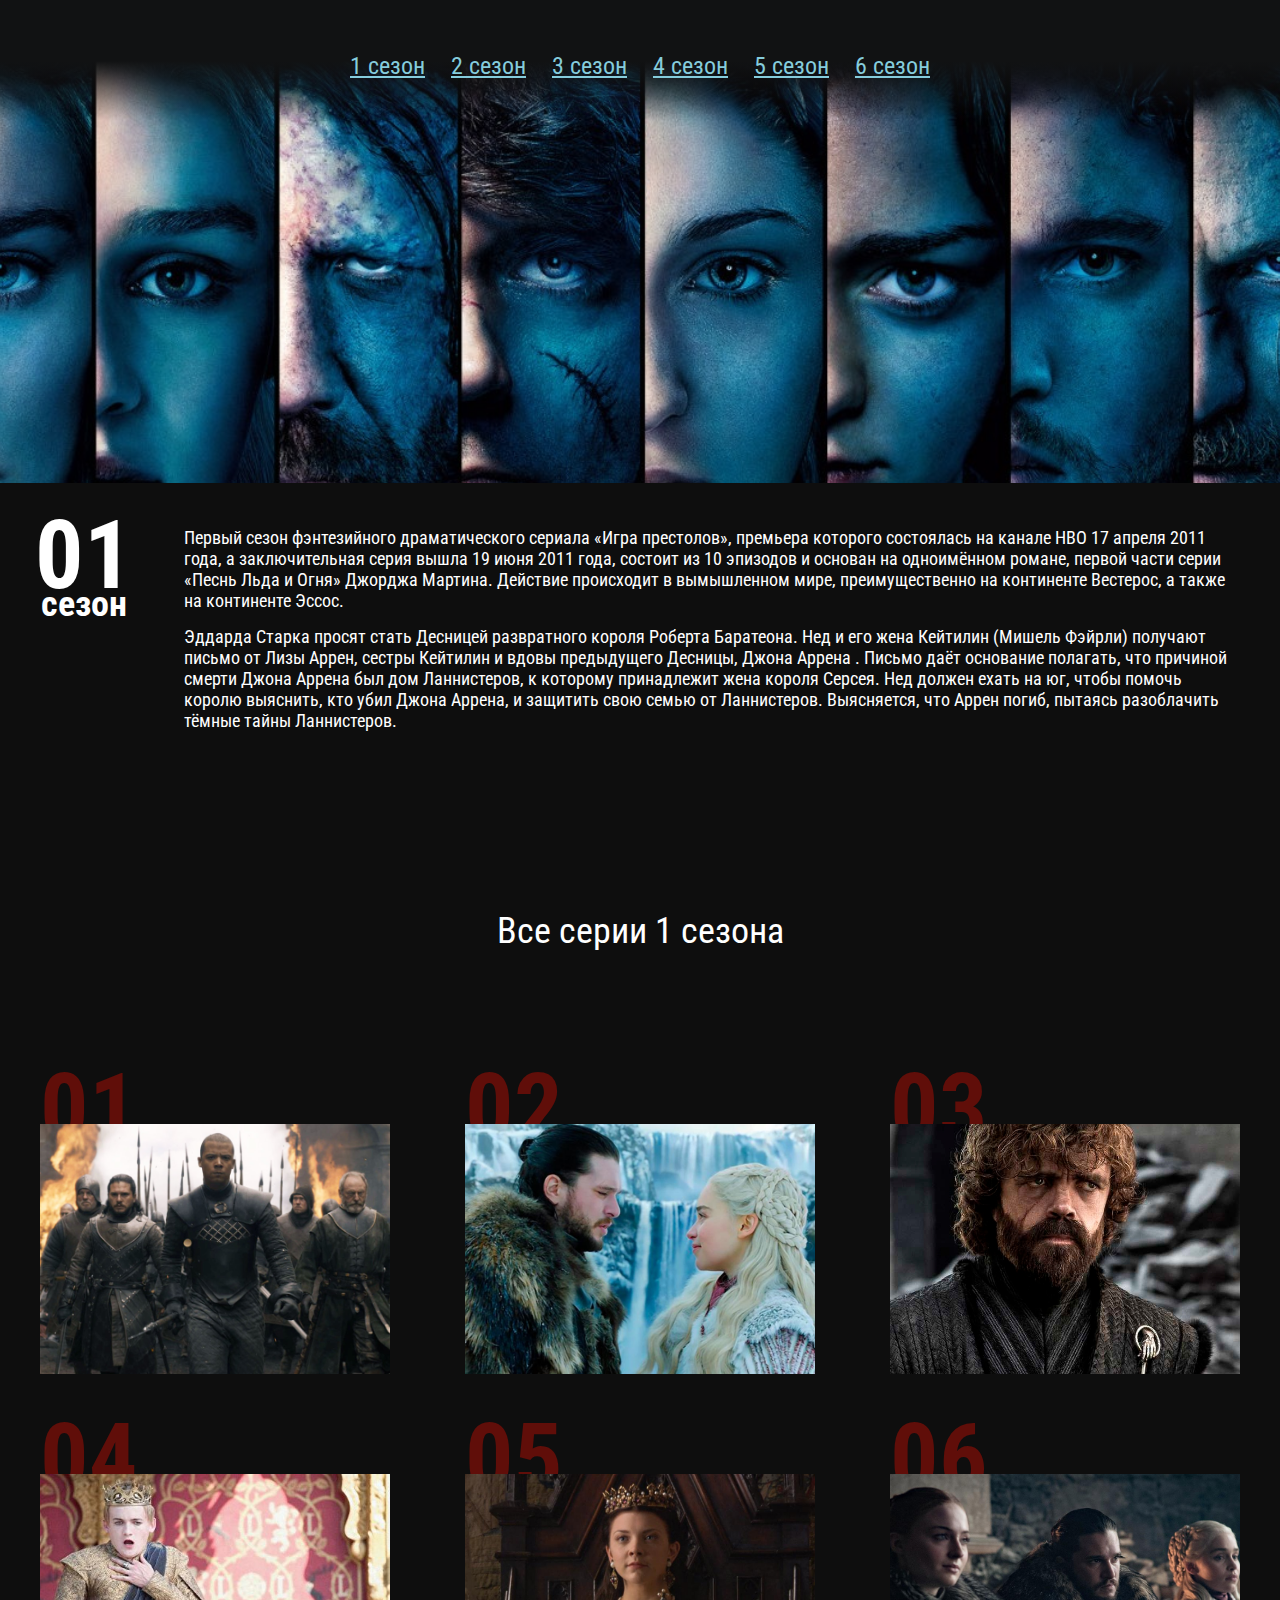
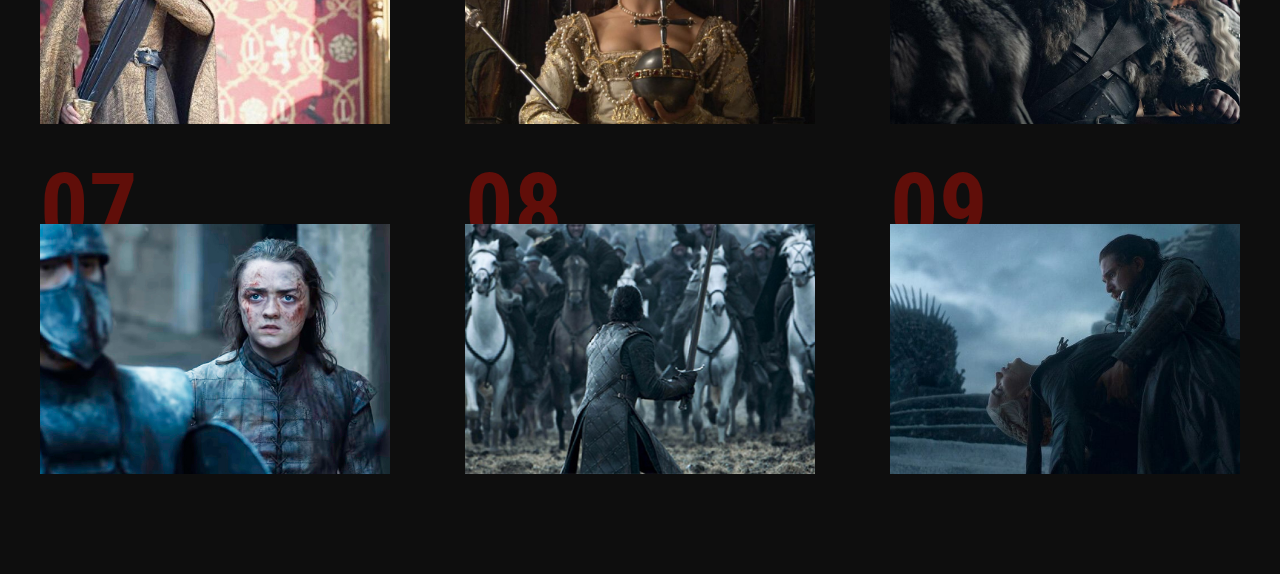
<file: season-1.html>
<!DOCTYPE html>
<html lang="ru">

<head>
    <meta charset="UTF-8">
    <meta name="viewport" content="width=device-width, initial-scale=1.0">
    <title>Vikings</title>
    <link href="https://fonts.googleapis.com/css2?family=Roboto+Condensed:ital,wght@0,400;0,700;1,300&display=swap"
        rel="stylesheet">
    <link rel="stylesheet" href="css/reset.css">
    <link rel="stylesheet" href="css/slick.css">
    <link rel="stylesheet" href="css/jquery.fancybox.css">
    <link rel="stylesheet" href="css/style.css">
</head>

<body>
    <header class="page-header">
        <nav class="menu">
            <button class="menu__btn"></button>
            <span></span>
            <div class="menu-container">

                <ul class="menu__list">
                    <li class="menu__list-item">
                        <a class="menu__list-link menu__list-link--active" href="season-1.html">1 сезон</a>
                    </li>
                    <li class="menu__list-item">
                        <a class="menu__list-link menu__list-link--active" href="season-1.html">2 сезон</a>
                    </li>
                    <li class="menu__list-item">
                        <a class="menu__list-link menu__list-link--active" href="season-1.html">3 сезон</a>
                    </li>
                    <li class="menu__list-item">
                        <a class="menu__list-link menu__list-link--active" href="season-1.html">4 сезон</a>
                    </li>
                    <li class="menu__list-item">
                        <a class="menu__list-link menu__list-link--active" href="season-1.html">5 сезон</a>
                    </li>
                    <li class="menu__list-item">
                        <a class="menu__list-link menu__list-link--active" href="season-1.html">6 сезон</a>
                    </li>
                </ul>
            </div>
        </nav>


        <div class="season-info">
            <div class="season-info__num">
                01
                <span>сезон</span>
            </div>
            <div class="season-info__text">
                <p>
                    Первый сезон фэнтезийного драматического сериала «Игра престолов», премьера которого состоялась на
                    канале HBO 17 апреля 2011 года, а заключительная серия вышла 19 июня 2011 года, состоит из 10
                    эпизодов и основан на одноимённом романе, первой части серии «Песнь Льда и Огня» Джорджа Мартина.
                    Действие происходит в вымышленном мире, преимущественно на континенте Вестерос, а также на
                    континенте Эссос.
                </p>
                <p>
                    Эддарда Старка просят стать Десницей развратного короля
                    Роберта Баратеона. Нед и его жена Кейтилин (Мишель Фэйрли) получают письмо от Лизы Аррен, сестры
                    Кейтилин и вдовы предыдущего Десницы, Джона Аррена . Письмо даёт
                    основание полагать, что причиной смерти Джона Аррена был дом Ланнистеров, к которому принадлежит
                    жена короля Серсея. Нед должен ехать на юг, чтобы помочь королю выяснить, кто убил Джона Аррена, и
                    защитить свою семью от Ланнистеров. Выясняется, что Аррен погиб, пытаясь разоблачить тёмные тайны
                    Ланнистеров.
                </p>
            </div>
        </div>
    </header>

    <section class="seasons section-page">
        <div class="container">
            <h3 class="title">
                Все серии 1 сезона
            </h3>
            <ol class="seasons__inner">
                <li class="seasons__item" style="background-image: url(images/episode/episode-1.jpg);">
                    <a class="seasons__link" data-fancybox="gallery"
                        href="https://www.youtube.com/watch?v=b04H350WCeQ">Смотреть</a>
                </li>
                <li class="seasons__item" style="background-image: url(images/episode/episode-2.jpg);">
                    <a class="seasons__link" data-fancybox="gallery"
                        href="https://www.youtube.com/watch?v=b04H350WCeQ">Смотреть</a>
                </li>
                <li class="seasons__item" style="background-image: url(images/episode/episode-3.jpg);">
                    <a class="seasons__link" data-fancybox="gallery"
                        href="https://www.youtube.com/watch?v=b04H350WCeQ">Смотреть</a>
                </li>
                <li class="seasons__item" style="background-image: url(images/episode/episode-4.jpg);">
                    <a class="seasons__link" data-fancybox="gallery"
                        href="https://www.youtube.com/watch?v=b04H350WCeQ">Смотреть</a>
                </li>
                <li class="seasons__item" style="background-image: url(images/episode/episode-5.jpg);">
                    <a class="seasons__link" data-fancybox="gallery"
                        href="https://www.youtube.com/watch?v=b04H350WCeQ">Смотреть</a>
                </li>
                <li class="seasons__item" style="background-image: url(images/episode/episode-6.jpg);">
                    <a class="seasons__link" data-fancybox="gallery"
                        href="https://www.youtube.com/watch?v=b04H350WCeQ">Смотреть</a>
                </li>
                <li class="seasons__item" style="background-image: url(images/episode/episode-7.jpg);">
                    <a class="seasons__link" data-fancybox="gallery"
                        href="https://www.youtube.com/watch?v=b04H350WCeQ">Смотреть</a>
                </li>
                <li class="seasons__item" style="background-image: url(images/episode/episode-8.jpg);">
                    <a class="seasons__link" data-fancybox="gallery"
                        href="https://www.youtube.com/watch?v=b04H350WCeQ">Смотреть</a>
                </li>
                <li class="seasons__item" style="background-image: url(images/episode/episode-9.jpeg);">
                    <a class="seasons__link" data-fancybox="gallery"
                        href="https://www.youtube.com/watch?v=b04H350WCeQ">Смотреть</a>
                </li>
            </ol>
        </div>
    </section>

    <script src="https://ajax.googleapis.com/ajax/libs/jquery/3.4.1/jquery.min.js"></script>
    <script src="js/slick.min.js"></script>
    <script src="js/jquery.fancybox.min.js"></script>
    <script src="js/main.js"></script>
</body>

</html>
</file>
<file: css/style.css>
body {
    background-color: #0E0E0E;
    color: #ffffff;
    font-weight: 400;
    font-family: 'Roboto Condensed', sans-serif;
    font-size: 18px;
    line-height: 21px;
}

a {
    color: inherit;
    text-decoration: none;
}

.container {
    max-width: 1220px;
    padding: 0 10px;
    margin: 0 auto;
}

.section-page {
    padding: 100px 0;
}

.title {
    text-align: center;
    margin-bottom: 100px;
    font-size: 36px;
    line-height: 42px;
    font-weight: 400;
}

/*==========HEADER==========*/

.header {
    background-image: url(../images/header-bg.jpg);
    height: 100vh;
    background-repeat: no-repeat;
    background-size: cover;
    background-position: center 50px;
    text-align: center;
    position: relative;
}

.header::after {
    content: "";
    position: absolute;
    height: 70px;
    bottom: 0;
    left: 0;
    width: 100%;
    background: linear-gradient(180deg, #111213 0%, #111213 43.62%, rgba(32, 31, 33, 0) 86.33%);
    transform: rotate(180deg);
}

.menu {
    position: relative;
    padding: 50px 0px 58px;
    background: linear-gradient(180deg, #111213 0%, #111213 43.62%, rgba(32, 31, 33, 0) 86.33%);
}

.menu__btn {
    display: none;
}

.menu__list {
    display: flex;
    justify-content: center;
}

.menu__list-item {
    padding: 0 13px;
}

.menu__list-link {
    font-size: 36px;
    line-height: 42px;
}

.menu__list-link:hover, .menu__list-link--active {
    color: #85CCDC;
    text-decoration: underline;
}

.logo {
    padding-top: 178px;
}

/*==========ABOUT==========*/

.about__inner {
    display: flex;
}

.about__info {
    width: 375px;
    margin-right: 50px;
    flex: none;
}

.about__info-item {
    margin-bottom: 25px;
    color: #E5E5E5;
}

.about__info-item span {
    display: block;
}

.about__text p {
    margin-bottom: 25px;
}

/*==========VIDEO==========*/

.video {
    background-image: url(../images/video-bg.jpg);
    height: 100vh;
    background-size: cover;
    background-position: center;
    background-repeat: no-repeat;
    text-align: right;
}

.video__text {
    font-style: italic;
    font-weight: 300;
    font-size: 72px;
    line-height: 84px;
    color: #85CCDC;
    padding-top: 45vh;
    margin-bottom: 40px;
}

.video__text span {
    padding-right: 300px;
    display: block;
}

.video__btn {
    padding-left: 112px;
    position: relative;
    margin-right: 230px;
}

.video__btn:before {
    content: "";
    position: absolute;
    width: 100px;
    height: 100px;
    left: 0;
    top: -40px;
    background-image: url(../images/youtube.svg);
}

/*==========SEASONS==========*/

.seasons__inner {
    display: grid;
    grid-template-columns: repeat(auto-fill, minmax(300px, 1fr));
    grid-gap: 100px 75px;
    counter-reset: counter;
    padding-top: 72px;
}

.seasons__item {
    height: 250px;
    background-repeat: no-repeat;
    background-position: center;
    background-size: cover;
    list-style: none;
    position: relative;
    display: flex;
    justify-content: center;
    align-items: center;
}

.seasons__item::before {
    content: "0" counter(counter);
    counter-increment: counter;
    position: absolute;
    font-weight: bold;
    font-size: 96px;
    line-height: 112px;
    color: #600E09;
    left: 0;
    top: -72px;
    z-index: -1;
}

.seasons__item:hover .seasons__link {
    opacity: 1;
}

.seasons__item:hover::after {
    content: "";
    position: absolute;
    top: 0;
    left: 0;
    right: 0;
    bottom: 0;
    background: rgba(14, 14, 14, 0.8);
}

.seasons__link {
    padding: 12px 78px 11px;
    font-size: 36px;
    line-height: 42px;
    text-align: center;
    background: #0E0E0E;
    opacity: 0;
    transition: all .3s;
    z-index: 2;
}

/*==========HEROES==========*/

.heroes__inner {
    display: flex;
    justify-content: space-between;
}

.heroes__slider-img {
    max-width: 775px;
}

.heroes__slider-text {
    max-width: 350px;
}

.slick-btn {
    position: absolute;
    top: 50%;
    transform: translateY(-50%);
    border: none;
    background-color: transparent;
    z-index: 5;
    cursor: pointer;
}

.slick-prev {
    left: 38px;
}

.slick-next {
    right: 38px;
}

.heroes__name {
    margin-bottom: 44px;
    font-size: 72px;
    line-height: 84px;
    color: #85CCDC;
}

.heroes__text p {
    margin-bottom: 15px;
}

/*==========FOOTER==========*/

.copy {
    padding: 15px 0;
    text-align: center;
}

/*==========SEASON-1==========*/

.menu-container {
    max-width: 1385px;
    margin: 0 auto;
    position: relative;
}

.page-header {
    background-image: url(../images/season1-bg.jpg);
    background-repeat: no-repeat;
    background-position: center center;
    background-size: cover;
    height: 90vh;
    position: relative;
}

.page-logo {
    position: absolute;
}

.season-info {
    position: absolute;
    max-width: 1385px;
    display: flex;
    padding: 44px 47px 64px 35px;
    background-color: #0E0E0E;
    bottom: 0;
    left: 0;
    right: 0;
    margin: 0 auto;
}

.season-info__num {
    font-size: 96px;
    line-height: 56px;
    font-weight: bold;
    text-align: center;
    margin-right: 51px;
}

.season-info__num span {
    font-size: 36px;
    line-height: 42px;
    display: block;
}

.season-info__text p {
    margin-bottom: 15px;
}

/*==========START MEDIA==========*/

@media(max-width: 1366px) {
    .menu__list-link {
        font-size: 24px;
        line-height: 32px;
    }
    .about__info {
        width: 250px;
    }
}

@media(max-width: 1200px) {
    .heroes__inner {
        display: block;
    }
    .heroes__slider-text {
        max-width: 100%;
        padding-top: 50px;
    }
    .heroes__slider-img {
        max-width: 100%;
    }
    .page-header {
        height: 120vh;
    }
}

@media(max-width: 992px) {
    .page-logo {
        display: none;
    }
}

@media(max-width: 768px) {
    .about__inner {
        display: block;
    }
    .section-page {
        padding: 50px 0;
    }
    .title {
        margin-bottom: 50px;
    }
    body {
        font-size: 16px;
        line-height: 19px;
    }
    .video__text {
        font-size: 48px;
        line-height: 56px;
    }
    .video__text span {
        padding-right: 200px;
    }
    .video__btn {
        margin-right: 0;
        padding-left: 62px;
    }
    .video__btn:before {
        width: 50px;
        height: 50px;
        background-size: cover;
        top: -16px;
    }
    .heroes__name {
        margin-bottom: 30px;
        font-size: 45px;
        line-height: 50px;
        color: #85CCDC;
    }
    .season-info {
        display: block;
        padding: 30px 10px 0px 10px;
    }
    .season-info__num {
        font-size: 50px;
        line-height: 26px;
        text-align: left;
        margin-bottom: 15px;
    }
    .season-info__num span {
        font-size: 25px;
        line-height: 32px;
    }
}

@media(max-width: 640px) {
    .menu {
        padding: 0;
        background: linear-gradient(180deg, #111213 0%, #111213 10%, rgba(32, 31, 33, 0) 86.33%);
    }
    .menu__list {
        display: block;
        transform: translateY(-130%);
        transition: all .5s;
    }
    .menu__list.menu__list--active {
        transform: translateY(0%);
    }
    .menu__list-link {
        display: block;
        padding: 10px 0;
    }
    .menu__btn {
        width: 50px;
        height: 50px;
        cursor: pointer;
        position: absolute;
        right: 10px;
        top: 20px;
        display: flex;
        z-index: 5;
        align-items: center;
        background-color: transparent;
        border: none;
        padding: 0;
    }
    .menu__btn span {
        background-color: white;
        height: 3px;
        width: 100%;
    }
    .menu__btn::after,.menu__btn::before {
        content: "";
        width: 100%;
        height: 3px;
        background-color: #fff;
        position: absolute;
    }
    .menu__btn::before {
        top: 0;
        left: 0;
    }
    .menu__btn::after {
        bottom: 0;
        left: 0;
    }
    .page-header {
        height: 160vh;
    }
}

@media(max-width: 374px) {
    .page-header {
        height: 200vh;
    }
}

/*==========END MEDIA==========*/
</file>
